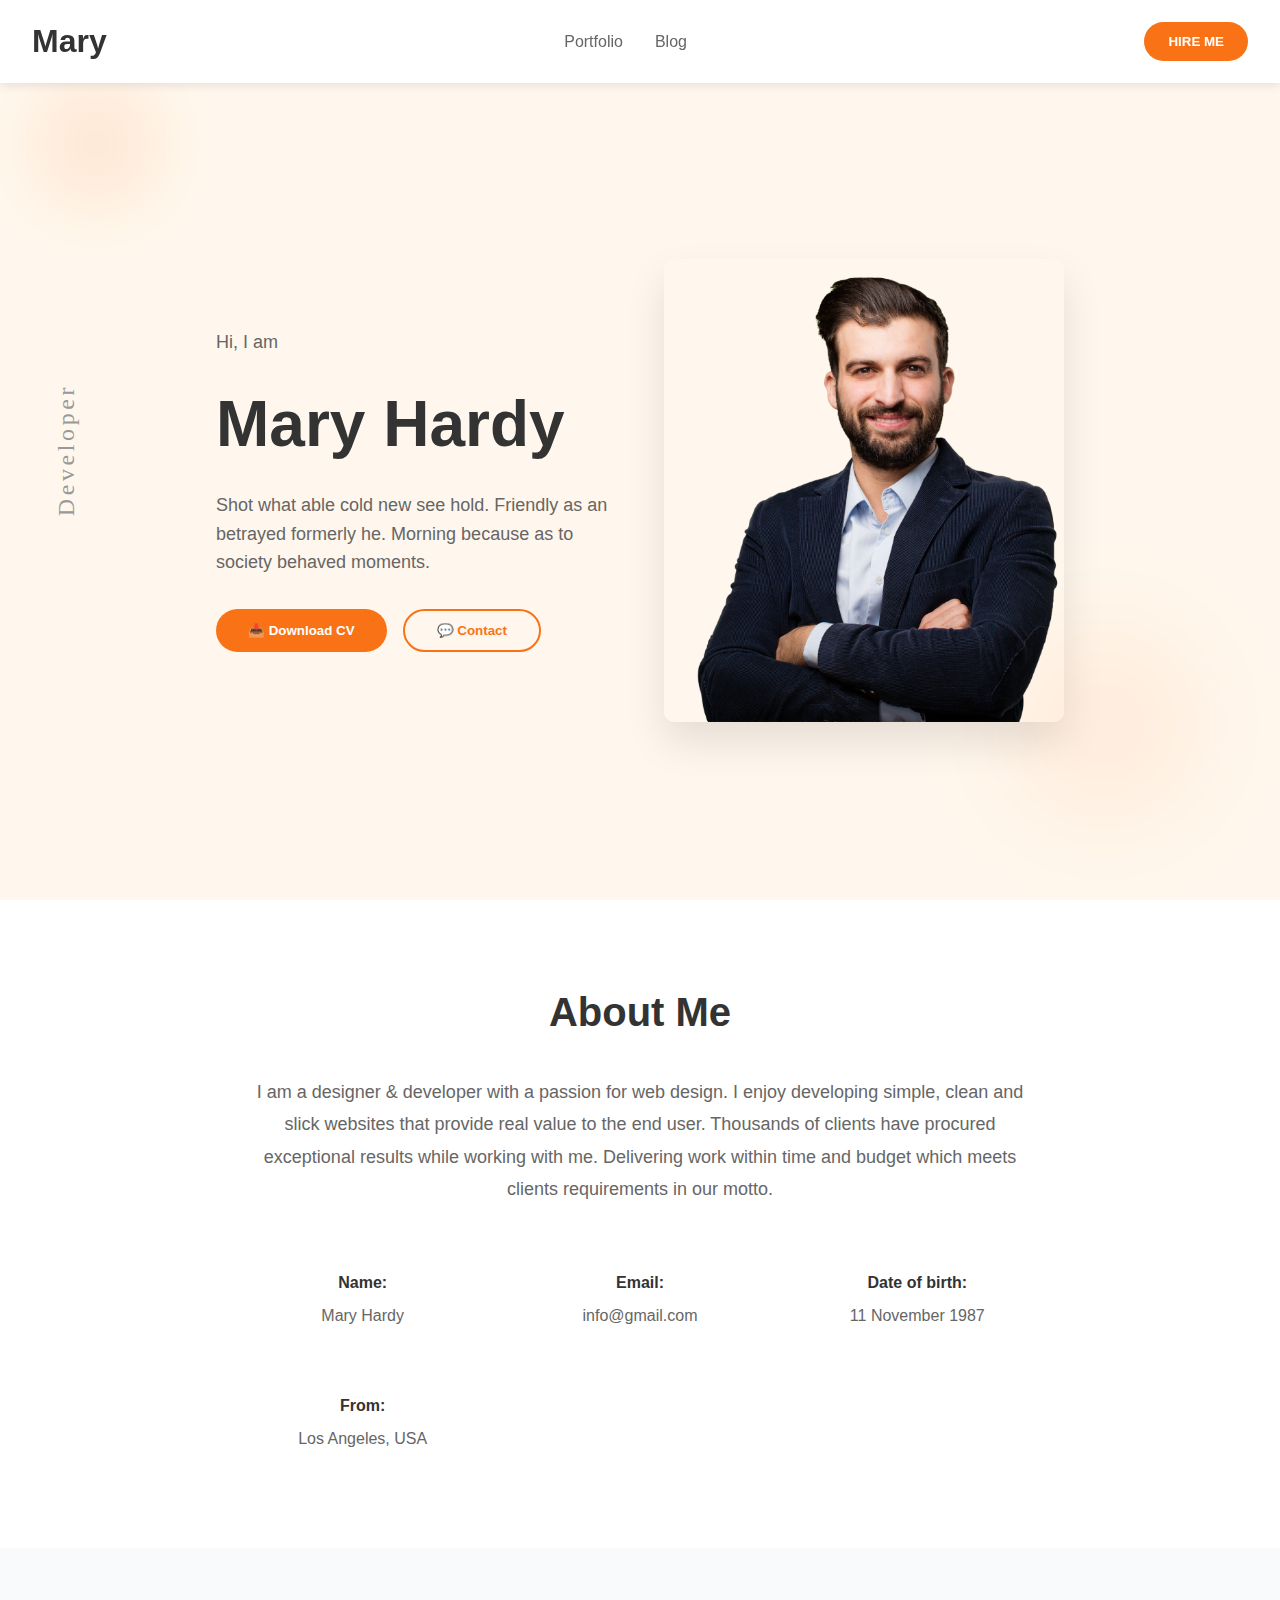
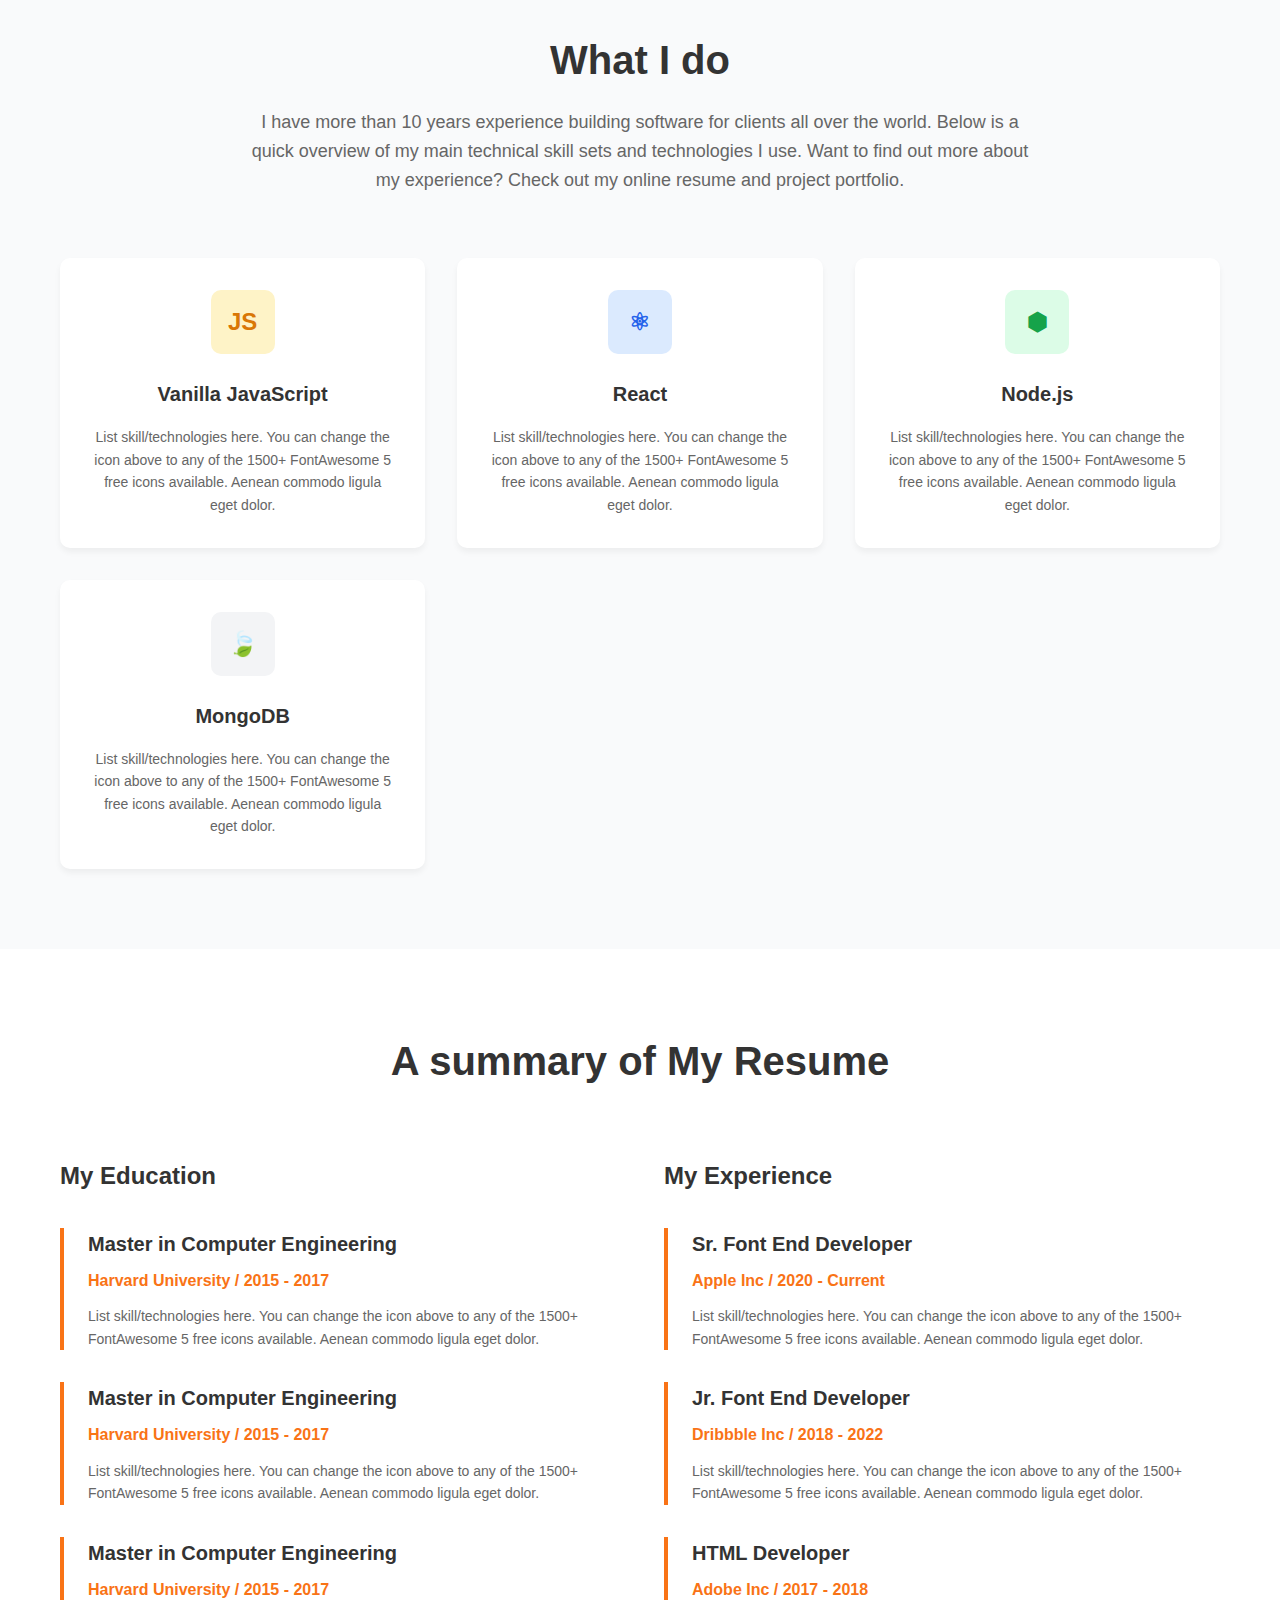
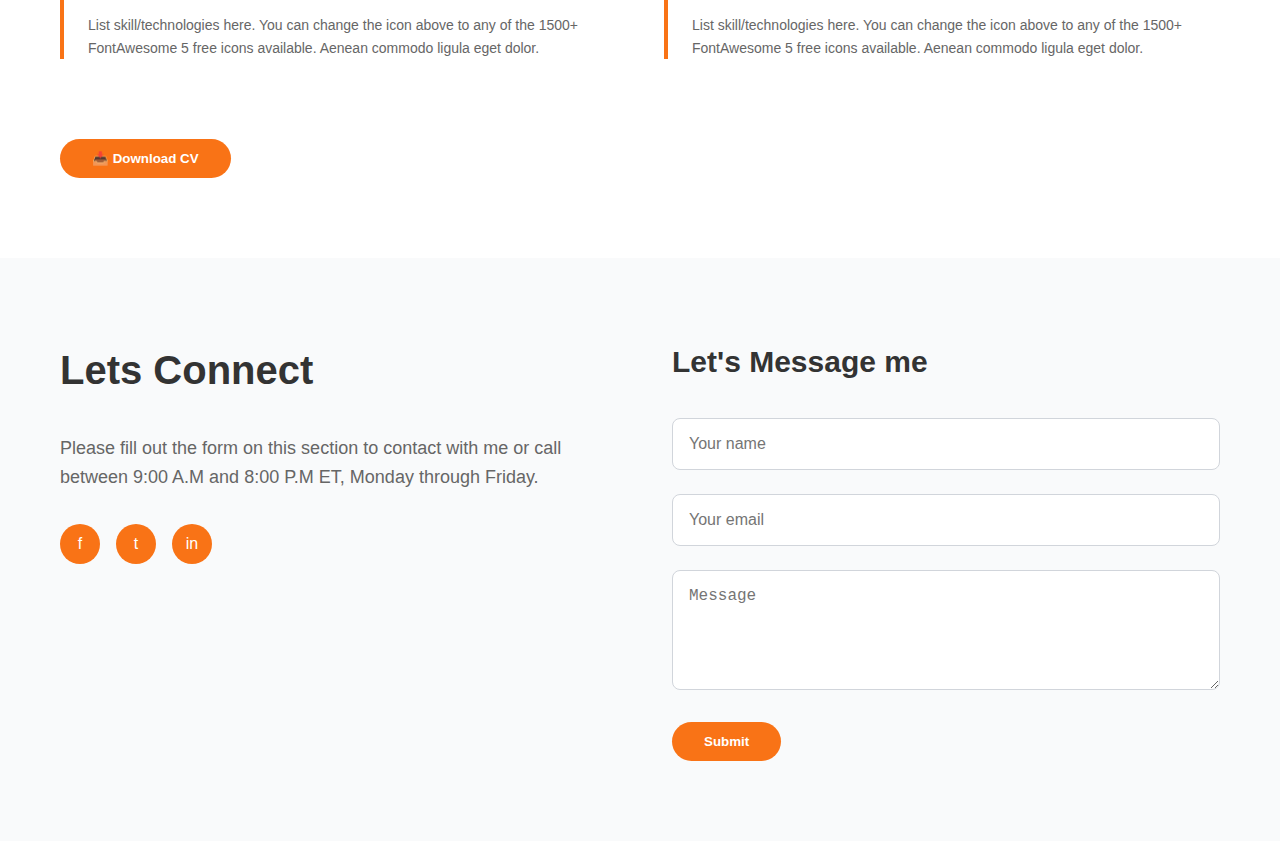
<file: test.html>
<!DOCTYPE html>
<html lang="en">
  <head>
    <meta charset="UTF-8" />
    <meta name="viewport" content="width=device-width, initial-scale=1.0" />
    <title>Mary Hardy - Developer Portfolio</title>
    <link rel="stylesheet" href="styles.css" />
  </head>
  <body>
    <!-- Header -->
    <header class="header">
      <div class="header-content">
        <div class="logo">Mary</div>
        <nav class="nav">
          <a href="#portfolio">Portfolio</a>
          <a href="#blog">Blog</a>
        </nav>
        <button class="hire-btn">HIRE ME</button>
      </div>
    </header>

    <!-- Hero Section -->
    <section class="hero">
      <div class="developer-text">Developer</div>
      <div class="container">
        <div class="hero-content">
          <div class="hero-text">
            <p style="color: #666; font-size: 1.125rem; margin-bottom: 1rem">
              Hi, I am
            </p>
            <h1>Mary Hardy</h1>
            <p>
              Shot what able cold new see hold. Friendly as an betrayed formerly
              he. Morning because as to society behaved moments.
            </p>
            <div class="hero-buttons">
              <button class="btn-primary">📥 Download CV</button>
              <button class="btn-outline">💬 Contact</button>
            </div>
          </div>
          <div class="hero-image">
            <img
              src="images/hardy.png"
              alt="Professional Developer - Portrait"
            />
          </div>
        </div>
      </div>
    </section>

    <!-- About Section -->
    <section class="about">
      <div class="container">
        <div class="about-content">
          <h2>About Me</h2>
          <p>
            I am a designer & developer with a passion for web design. I enjoy
            developing simple, clean and slick websites that provide real value
            to the end user. Thousands of clients have procured exceptional
            results while working with me. Delivering work within time and
            budget which meets clients requirements in our motto.
          </p>
          <div class="about-details">
            <div class="detail-item">
              <strong>Name:</strong>
              <span>Mary Hardy</span>
            </div>
            <div class="detail-item">
              <strong>Email:</strong>
              <span>info@gmail.com</span>
            </div>
            <div class="detail-item">
              <strong>Date of birth:</strong>
              <span>11 November 1987</span>
            </div>
            <div class="detail-item">
              <strong>From:</strong>
              <span>Los Angeles, USA</span>
            </div>
          </div>
        </div>
      </div>
    </section>

    <!-- Skills Section -->
    <section class="skills">
      <div class="container">
        <div class="skills-content">
          <h2>What I do</h2>
          <p>
            I have more than 10 years experience building software for clients
            all over the world. Below is a quick overview of my main technical
            skill sets and technologies I use. Want to find out more about my
            experience? Check out my online resume and project portfolio.
          </p>
        </div>
        <div class="skills-grid">
          <div class="skill-card">
            <div class="skill-icon js">JS</div>
            <h3>Vanilla JavaScript</h3>
            <p>
              List skill/technologies here. You can change the icon above to any
              of the 1500+ FontAwesome 5 free icons available. Aenean commodo
              ligula eget dolor.
            </p>
          </div>
          <div class="skill-card">
            <div class="skill-icon react">⚛</div>
            <h3>React</h3>
            <p>
              List skill/technologies here. You can change the icon above to any
              of the 1500+ FontAwesome 5 free icons available. Aenean commodo
              ligula eget dolor.
            </p>
          </div>
          <div class="skill-card">
            <div class="skill-icon node">⬢</div>
            <h3>Node.js</h3>
            <p>
              List skill/technologies here. You can change the icon above to any
              of the 1500+ FontAwesome 5 free icons available. Aenean commodo
              ligula eget dolor.
            </p>
          </div>
          <div class="skill-card">
            <div class="skill-icon mongo">🍃</div>
            <h3>MongoDB</h3>
            <p>
              List skill/technologies here. You can change the icon above to any
              of the 1500+ FontAwesome 5 free icons available. Aenean commodo
              ligula eget dolor.
            </p>
          </div>
        </div>
      </div>
    </section>

    <!-- Resume Section -->
    <section class="resume">
      <div class="container">
        <div class="resume-content">
          <h2>A summary of My Resume</h2>
        </div>
        <div class="resume-grid">
          <div class="resume-section">
            <h3>My Education</h3>
            <div class="resume-item">
              <h4>Master in Computer Engineering</h4>
              <div class="company">Harvard University / 2015 - 2017</div>
              <p>
                List skill/technologies here. You can change the icon above to
                any of the 1500+ FontAwesome 5 free icons available. Aenean
                commodo ligula eget dolor.
              </p>
            </div>
            <div class="resume-item">
              <h4>Master in Computer Engineering</h4>
              <div class="company">Harvard University / 2015 - 2017</div>
              <p>
                List skill/technologies here. You can change the icon above to
                any of the 1500+ FontAwesome 5 free icons available. Aenean
                commodo ligula eget dolor.
              </p>
            </div>
            <div class="resume-item">
              <h4>Master in Computer Engineering</h4>
              <div class="company">Harvard University / 2015 - 2017</div>
              <p>
                List skill/technologies here. You can change the icon above to
                any of the 1500+ FontAwesome 5 free icons available. Aenean
                commodo ligula eget dolor.
              </p>
            </div>
          </div>
          <div class="resume-section">
            <h3>My Experience</h3>
            <div class="resume-item">
              <h4>Sr. Font End Developer</h4>
              <div class="company">Apple Inc / 2020 - Current</div>
              <p>
                List skill/technologies here. You can change the icon above to
                any of the 1500+ FontAwesome 5 free icons available. Aenean
                commodo ligula eget dolor.
              </p>
            </div>
            <div class="resume-item">
              <h4>Jr. Font End Developer</h4>
              <div class="company">Dribbble Inc / 2018 - 2022</div>
              <p>
                List skill/technologies here. You can change the icon above to
                any of the 1500+ FontAwesome 5 free icons available. Aenean
                commodo ligula eget dolor.
              </p>
            </div>
            <div class="resume-item">
              <h4>HTML Developer</h4>
              <div class="company">Adobe Inc / 2017 - 2018</div>
              <p>
                List skill/technologies here. You can change the icon above to
                any of the 1500+ FontAwesome 5 free icons available. Aenean
                commodo ligula eget dolor.
              </p>
            </div>
          </div>
        </div>
        <div class="download-cv">
          <button class="btn-primary">📥 Download CV</button>
        </div>
      </div>
    </section>

    <!-- Contact Section -->
    <section class="contact">
      <div class="container">
        <div class="contact-grid">
          <div class="contact-info">
            <h2>Lets Connect</h2>
            <p>
              Please fill out the form on this section to contact with me or
              call between 9:00 A.M and 8:00 P.M ET, Monday through Friday.
            </p>
            <div class="social-links">
              <a href="#" class="social-link">f</a>
              <a href="#" class="social-link">t</a>
              <a href="#" class="social-link">in</a>
            </div>
          </div>
          <div class="contact-form">
            <h3>Let's Message me</h3>
            <form>
              <div class="form-group">
                <input
                  type="text"
                  class="form-control"
                  placeholder="Your name"
                />
              </div>
              <div class="form-group">
                <input
                  type="email"
                  class="form-control"
                  placeholder="Your email"
                />
              </div>
              <div class="form-group">
                <textarea class="form-control" placeholder="Message"></textarea>
              </div>
              <button type="submit" class="btn-primary">Submit</button>
            </form>
          </div>
        </div>
      </div>
    </section>
  </body>
</html>
</file>
<file: styles.css>
* {
  margin: 0;
  padding: 0;
  box-sizing: border-box;
}

body {
  font-family: "Arial", sans-serif;
  line-height: 1.6;
  color: #333;
}

.container {
  max-width: 1200px;
  margin: 0 auto;
  padding: 0 20px;
}

/* Header Styles */
.header {
  background: white;
  box-shadow: 0 2px 10px rgba(0, 0, 0, 0.1);
  position: fixed;
  width: 100%;
  top: 0;
  z-index: 1000;
}

.header-content {
  display: flex;
  justify-content: space-between;
  align-items: center;
  padding: 1rem 2rem;
}

.logo {
  font-size: 2rem;
  font-weight: bold;
  color: #333;
}

.nav {
  display: flex;
  gap: 2rem;
}

.nav a {
  text-decoration: none;
  color: #666;
  transition: color 0.3s;
}

.nav a:hover {
  color: #f97316;
}

.hire-btn {
  background: #f97316;
  color: white;
  padding: 0.75rem 1.5rem;
  border: none;
  border-radius: 50px;
  cursor: pointer;
  font-weight: 600;
  transition: background 0.3s;
}

.hire-btn:hover {
  background: #ea580c;
}

/* Hero Section */
.hero {
  background: #fff7ed;
  min-height: 100vh;
  display: flex;
  align-items: center;
  position: relative;
  overflow: hidden;
  padding-top: 80px;
}

.hero::before {
  content: "";
  position: absolute;
  top: 5rem;
  left: 2rem;
  width: 8rem;
  height: 8rem;
  background: rgba(249, 115, 22, 0.1);
  border-radius: 50%;
  filter: blur(30px);
}

.hero::after {
  content: "";
  position: absolute;
  bottom: 5rem;
  right: 5rem;
  width: 12rem;
  height: 12rem;
  background: rgba(249, 115, 22, 0.08);
  border-radius: 50%;
  filter: blur(50px);
}

.hero-content {
  display: grid;
  grid-template-columns: 1fr 1fr;
  gap: 3rem;
  align-items: center;
  width: 100%;
  position: relative;
  z-index: 2;
}

.hero-text h1 {
  font-size: 4rem;
  font-weight: bold;
  color: #333;
  margin-bottom: 1rem;
}

.hero-text p {
  color: #666;
  font-size: 1.125rem;
  margin-bottom: 2rem;
  max-width: 400px;
}

.hero-buttons {
  display: flex;
  gap: 1rem;
  flex-wrap: wrap;
}

.btn-primary {
  background: #f97316;
  color: white;
  padding: 0.75rem 2rem;
  border: none;
  border-radius: 50px;
  cursor: pointer;
  font-weight: 600;
  display: flex;
  align-items: center;
  gap: 0.5rem;
  transition: background 0.3s;
}

.btn-primary:hover {
  background: #ea580c;
}

.btn-outline {
  background: transparent;
  color: #f97316;
  padding: 0.75rem 2rem;
  border: 2px solid #f97316;
  border-radius: 50px;
  cursor: pointer;
  font-weight: 600;
  display: flex;
  align-items: center;
  gap: 0.5rem;
  transition: all 0.3s;
}

.btn-outline:hover {
  background: #f97316;
  color: white;
}

.hero-image {
  display: flex;
  justify-content: right;
  position: relative;
}

.hero-image img {
  max-width: 400px;
  width: 100%;
  border-radius: 10px;
  box-shadow: 0 20px 40px rgba(0, 0, 0, 0.1);
}

.developer-text {
  position: absolute;
  left: 0;
  top: 50%;
  transform: translateY(-50%) rotate(-90deg);
  color: #999;
  font-size: 1.5rem;
  font-weight: 300;
  letter-spacing: 0.15em;
  font-family: "Georgia", serif;
}

/* About Section */
.about {
  padding: 5rem 0;
  background: white;
}

.about-content {
  text-align: center;
  max-width: 800px;
  margin: 0 auto;
}

.about h2 {
  font-size: 2.5rem;
  font-weight: bold;
  margin-bottom: 2rem;
  color: #333;
}

.about p {
  color: #666;
  font-size: 1.125rem;
  line-height: 1.8;
  margin-bottom: 3rem;
}

.about-details {
  display: grid;
  grid-template-columns: repeat(auto-fit, minmax(200px, 1fr));
  gap: 2rem;
  text-align: center;
}

.detail-item {
  padding: 1rem;
}

.detail-item strong {
  display: block;
  color: #333;
  margin-bottom: 0.5rem;
  font-weight: 600;
}

.detail-item span {
  color: #666;
}

/* Skills Section */
.skills {
  padding: 5rem 0;
  background: #f9fafb;
}

.skills-content {
  text-align: center;
  margin-bottom: 4rem;
}

.skills h2 {
  font-size: 2.5rem;
  font-weight: bold;
  margin-bottom: 1rem;
  color: #333;
}

.skills p {
  color: #666;
  font-size: 1.125rem;
  max-width: 800px;
  margin: 0 auto;
}

.skills-grid {
  display: grid;
  grid-template-columns: repeat(auto-fit, minmax(280px, 1fr));
  gap: 2rem;
}

.skill-card {
  background: white;
  padding: 2rem;
  border-radius: 10px;
  box-shadow: 0 4px 6px rgba(0, 0, 0, 0.05);
  text-align: center;
  transition: transform 0.3s, box-shadow 0.3s;
}

.skill-card:hover {
  transform: translateY(-5px);
  box-shadow: 0 10px 20px rgba(0, 0, 0, 0.1);
}

.skill-icon {
  width: 4rem;
  height: 4rem;
  border-radius: 10px;
  display: flex;
  align-items: center;
  justify-content: center;
  font-size: 1.5rem;
  font-weight: bold;
  margin: 0 auto 1.5rem;
}

.skill-icon.js {
  background: #fef3c7;
  color: #d97706;
}

.skill-icon.react {
  background: #dbeafe;
  color: #2563eb;
}

.skill-icon.node {
  background: #dcfce7;
  color: #16a34a;
}

.skill-icon.mongo {
  background: #f3f4f6;
  color: #374151;
}

.skill-card h3 {
  font-size: 1.25rem;
  font-weight: bold;
  margin-bottom: 1rem;
  color: #333;
}

.skill-card p {
  color: #666;
  font-size: 0.875rem;
  line-height: 1.6;
}

/* Resume Section */
.resume {
  padding: 5rem 0;
  background: white;
}

.resume-content {
  text-align: center;
  margin-bottom: 4rem;
}

.resume h2 {
  font-size: 2.5rem;
  font-weight: bold;
  color: #333;
}

.resume-grid {
  display: grid;
  grid-template-columns: 1fr 1fr;
  gap: 3rem;
  margin-bottom: 3rem;
}

.resume-section h3 {
  font-size: 1.5rem;
  font-weight: bold;
  margin-bottom: 2rem;
  color: #333;
}

.resume-item {
  border-left: 4px solid #f97316;
  padding-left: 1.5rem;
  margin-bottom: 2rem;
}

.resume-item h4 {
  font-size: 1.25rem;
  font-weight: bold;
  margin-bottom: 0.5rem;
  color: #333;
}

.resume-item .company {
  color: #f97316;
  font-weight: 600;
  margin-bottom: 0.75rem;
}

.resume-item p {
  color: #666;
  font-size: 0.875rem;
  line-height: 1.6;
}

.download-cv {
  text-align: center;
}

/* Contact Section */
.contact {
  padding: 5rem 0;
  background: #f9fafb;
}

.contact-grid {
  display: grid;
  grid-template-columns: 1fr 1fr;
  gap: 4rem;
}

.contact-info h2 {
  font-size: 2.5rem;
  font-weight: bold;
  margin-bottom: 2rem;
  color: #333;
}

.contact-info p {
  color: #666;
  font-size: 1.125rem;
  margin-bottom: 2rem;
}

.social-links {
  display: flex;
  gap: 1rem;
}

.social-link {
  width: 2.5rem;
  height: 2.5rem;
  background: #f97316;
  color: white;
  border-radius: 50%;
  display: flex;
  align-items: center;
  justify-content: center;
  text-decoration: none;
  transition: background 0.3s;
}

.social-link:hover {
  background: #ea580c;
}

.contact-form h3 {
  font-size: 1.875rem;
  font-weight: bold;
  margin-bottom: 2rem;
  color: #333;
}

.form-group {
  margin-bottom: 1.5rem;
}

.form-control {
  width: 100%;
  padding: 1rem;
  border: 1px solid #d1d5db;
  border-radius: 8px;
  font-size: 1rem;
  transition: border-color 0.3s;
}

.form-control:focus {
  outline: none;
  border-color: #f97316;
  box-shadow: 0 0 0 3px rgba(249, 115, 22, 0.1);
}

textarea.form-control {
  resize: vertical;
  min-height: 120px;
}

/* Responsive Design */
@media (max-width: 768px) {
  .header-content {
    padding: 1rem;
  }

  .nav {
    display: none;
  }

  .hero-content {
    grid-template-columns: 1fr;
    text-align: center;
    gap: 2rem;
  }

  .hero-text h1 {
    font-size: 2.5rem;
  }

  .hero-buttons {
    justify-content: center;
  }

  .developer-text {
    display: none;
  }

  .about-details {
    grid-template-columns: 1fr 1fr;
    gap: 1rem;
  }

  .skills-grid {
    grid-template-columns: 1fr;
  }

  .resume-grid {
    grid-template-columns: 1fr;
    gap: 2rem;
  }

  .contact-grid {
    grid-template-columns: 1fr;
    gap: 2rem;
  }
}
</file>
